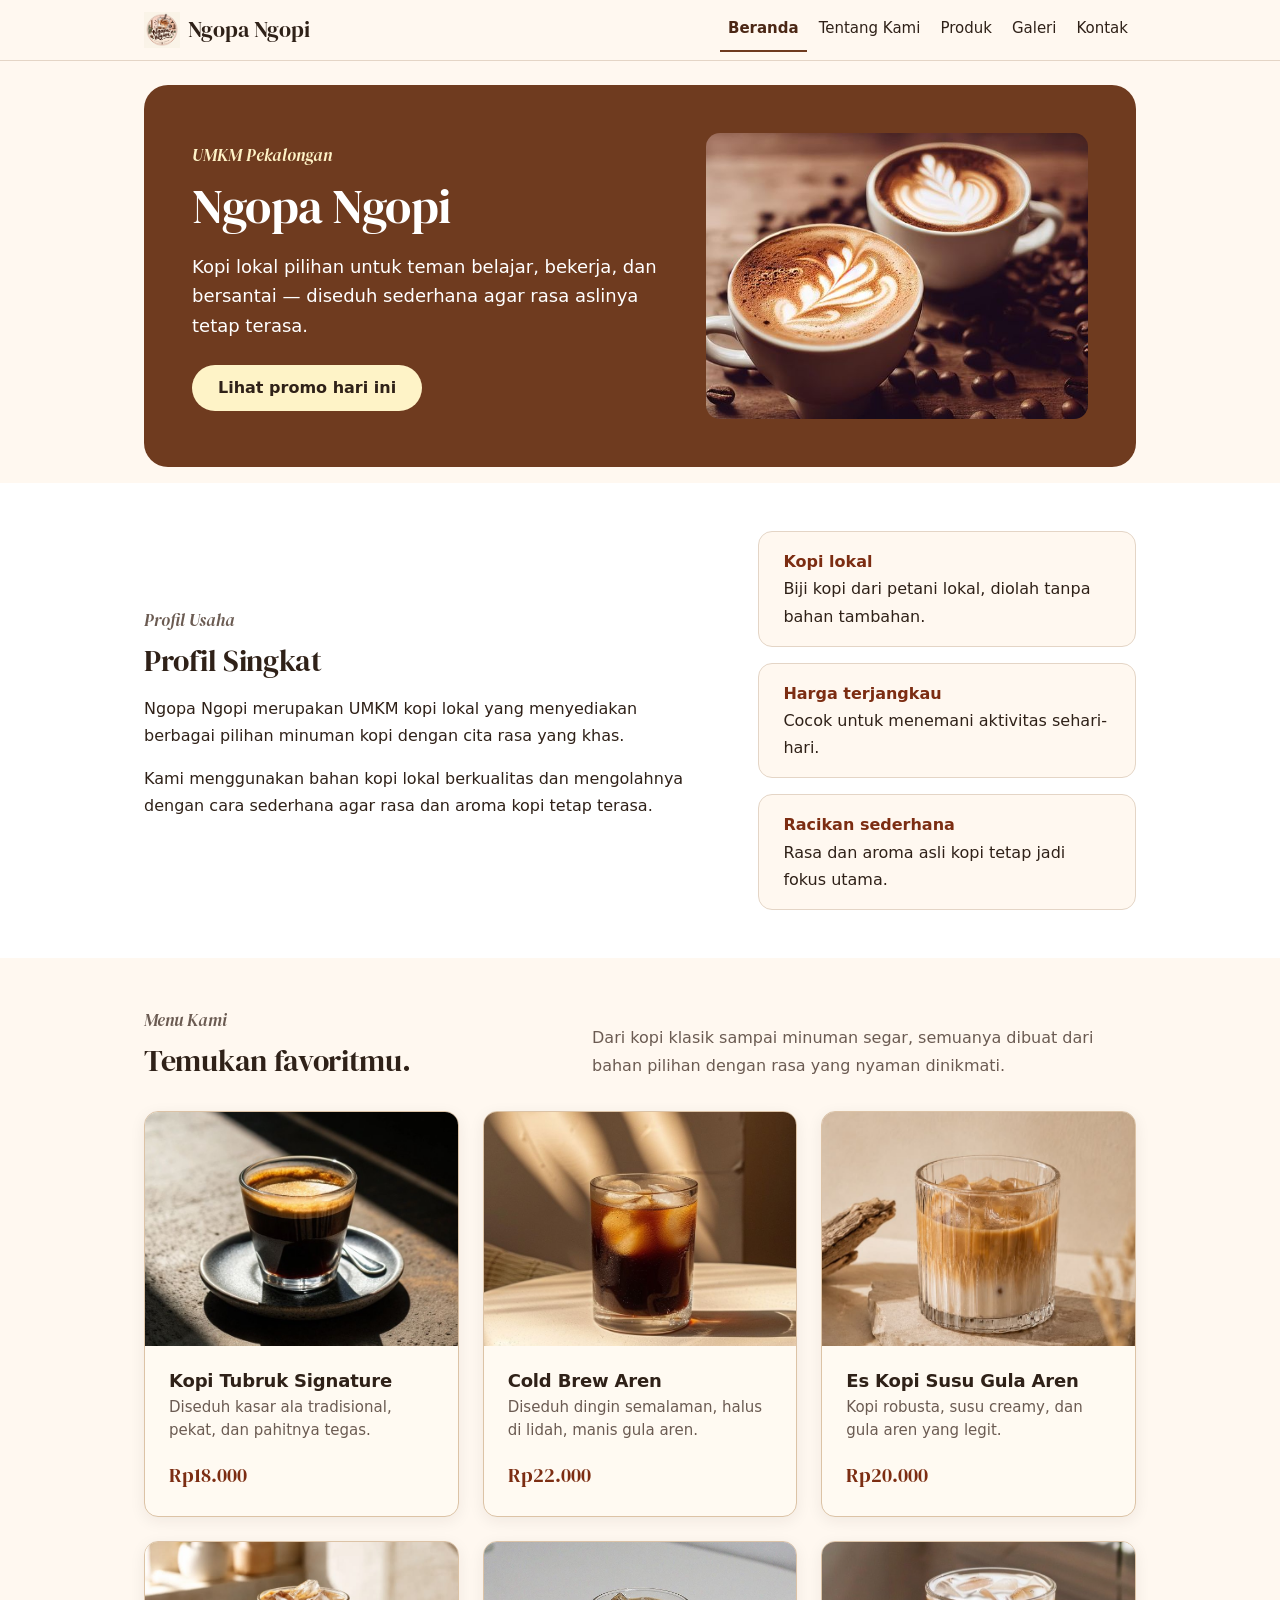
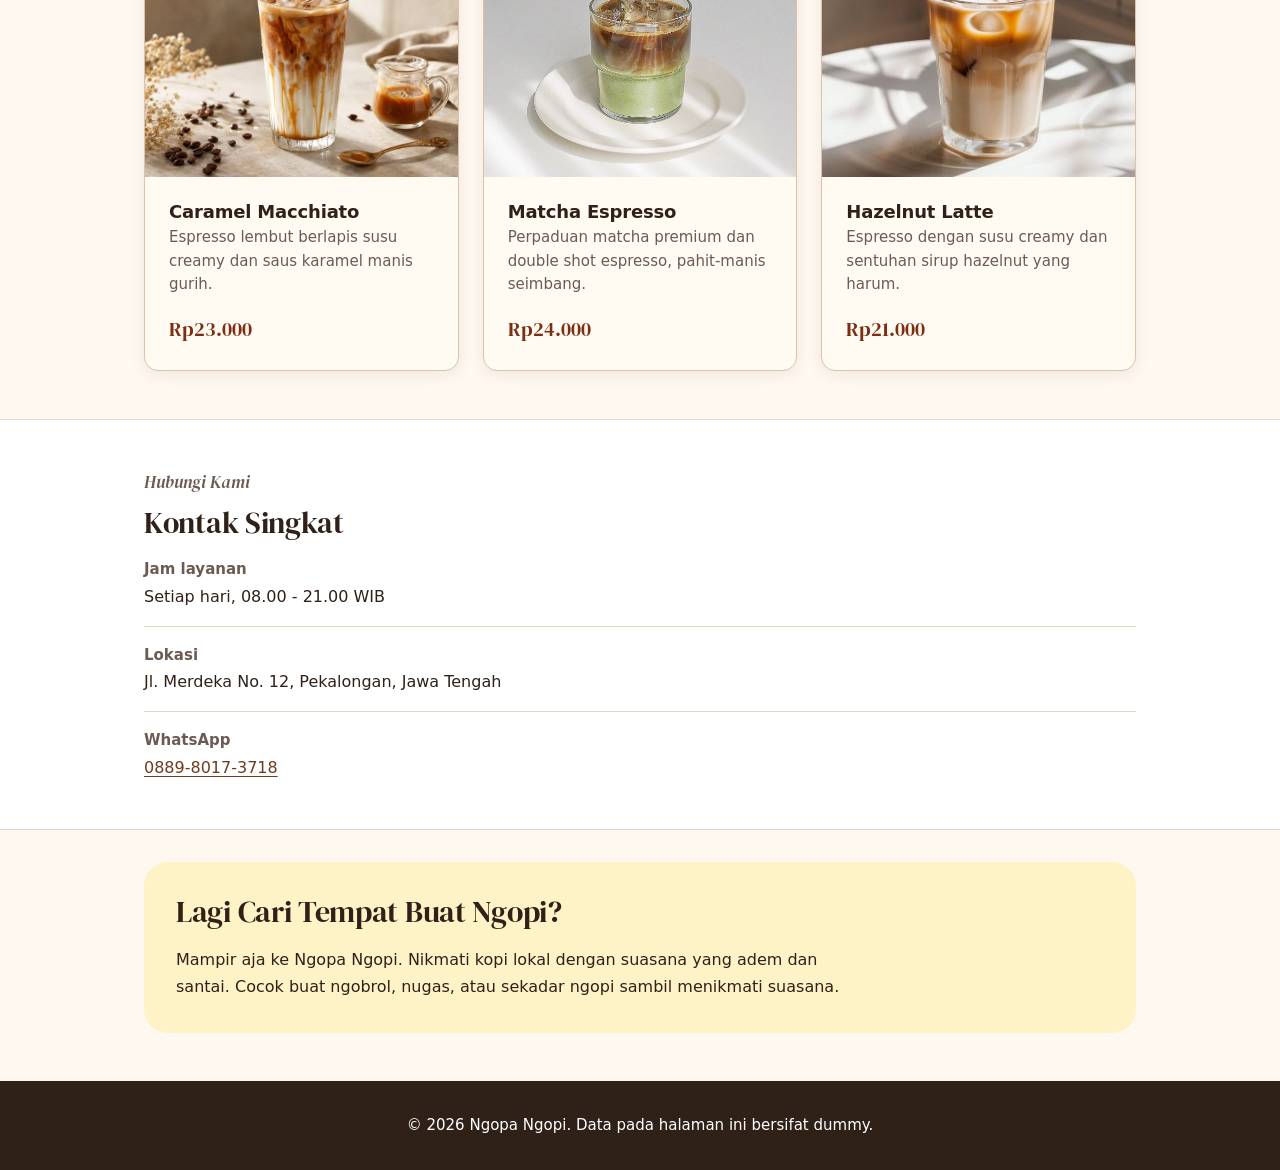
<file: index.html>
<!doctype html>
<html lang="id">
  <head>
    <meta charset="utf-8" />
    <meta name="viewport" content="width=device-width, initial-scale=1" />
    <meta
      name="description"
      content="Ngopa Ngopi — kopi lokal UMKM Pekalongan untuk teman belajar, bekerja, dan bersantai."
    />
    <title>Ngopa Ngopi - Website UMKM</title>
    <link rel="icon" type="image/png" href="assets/images/logo.png" />
    <link rel="stylesheet" href="css/style.css" />
  </head>
  <body>
    <a class="skip-link" href="#konten">Lewati ke konten utama</a>

    <header class="site-header">
      <nav class="nav" aria-label="Navigasi utama">
        <a class="brand" href="index.html"><img class="brand-logo" src="assets/images/logo.png" width="36" height="36" alt="" />Ngopa Ngopi</a>
        <button type="button" class="nav-toggle" aria-expanded="false" aria-controls="menu-navigasi" aria-label="Buka menu navigasi"><span class="nav-toggle-bar" aria-hidden="true"></span></button>
        <ul id="menu-navigasi">
          <li><a aria-current="page" href="index.html">Beranda</a></li>
          <li><a href="tentang.html">Tentang Kami</a></li>
          <li><a href="produk.html">Produk</a></li>
          <li><a href="galeri.html">Galeri</a></li>
          <li><a href="kontak.html">Kontak</a></li>
        </ul>
      </nav>
    </header>

    <main id="konten">
      <!-- BERANDA -->
      <section id="beranda" class="hero" aria-labelledby="hero-title">
        <div class="hero-content">
          <p class="eyebrow">UMKM Pekalongan</p>
          <h1 id="hero-title">Ngopa Ngopi</h1>
          <p class="lead">
            Kopi lokal pilihan untuk teman belajar, bekerja, dan
            bersantai — diseduh sederhana agar rasa aslinya tetap terasa.
          </p>
          <button id="promoButton" type="button" class="cta-button">
            Lihat promo hari ini
          </button>
        </div>
        <img width="800" height="600"
          class="hero-image"
          src="assets/images/beranda.jpg"
          alt="Segelas Coffee Latte Ngopa Ngopi"
        />
      </section>

      <!-- PROFIL SINGKAT -->
      <section id="profil" aria-labelledby="profil-title">
        <div class="profil-inner">
          <div>
            <p class="eyebrow">Profil Usaha</p>
            <h2 id="profil-title">Profil Singkat</h2>
            <p>
              Ngopa Ngopi merupakan UMKM kopi lokal yang menyediakan
              berbagai pilihan minuman kopi dengan cita rasa yang khas.
            </p>
            <p>
              Kami menggunakan bahan kopi lokal berkualitas dan
              mengolahnya dengan cara sederhana agar rasa dan aroma kopi
              tetap terasa.
            </p>
          </div>
          <ul class="value-list">
            <li>
              <strong>Kopi lokal</strong>
              Biji kopi dari petani lokal, diolah tanpa bahan tambahan.
            </li>
            <li>
              <strong>Harga terjangkau</strong>
              Cocok untuk menemani aktivitas sehari-hari.
            </li>
            <li>
              <strong>Racikan sederhana</strong>
              Rasa dan aroma asli kopi tetap jadi fokus utama.
            </li>
          </ul>
        </div>
      </section>

      <!-- MENU -->
      <section id="menu" class="section" aria-labelledby="menu-title">
        <div class="section-inner">
          <div class="heading">
            <div>
              <p class="eyebrow dark">Menu Kami</p>
              <h2 id="menu-title">Temukan favoritmu.</h2>
            </div>
            <p class="intro">
              Dari kopi klasik sampai minuman segar, semuanya dibuat dari
              bahan pilihan dengan rasa yang nyaman dinikmati.
            </p>
          </div>

          <div class="menu-grid">
            <article class="card" data-category="coffee">
              <div class="pic coffee">
                <img width="800" height="600"
                  src="assets/images/kopi-tubruk.jpg"
                  alt="Kopi Tubruk Signature"
                  loading="lazy"
                />
              </div>
              <div class="card-body">
                <div>
                  <h3>Kopi Tubruk Signature</h3>
                  <p>Diseduh kasar ala tradisional, pekat, dan pahitnya tegas.</p>
                </div>
                <b>Rp18.000</b>
              </div>
            </article>

            <article class="card" data-category="coffee">
              <div class="pic latte">
                <img width="800" height="600"
                  src="assets/images/cold-brew-aren.jpg"
                  alt="Cold Brew Aren"
                  loading="lazy"
                />
              </div>
              <div class="card-body">
                <div>
                  <h3>Cold Brew Aren</h3>
                  <p>Diseduh dingin semalaman, halus di lidah, manis gula aren.</p>
                </div>
                <b>Rp22.000</b>
              </div>
            </article>

            <article class="card" data-category="coffee">
              <div class="pic cold">
                <img width="800" height="600"
                  src="assets/images/kopsu-aren.jpg"
                  alt="Es Kopi Susu Gula Aren"
                  loading="lazy"
                />
              </div>
              <div class="card-body">
                <div>
                  <h3>Es Kopi Susu Gula Aren</h3>
                  <p>Kopi robusta, susu creamy, dan gula aren yang legit.</p>
                </div>
                <b>Rp20.000</b>
              </div>
            </article>

            <article class="card" data-category="coffee">
              <div class="pic caramel">
                <img width="800" height="600"
                  src="assets/images/caramel-macchiato.jpg"
                  alt="Caramel Macchiato"
                  loading="lazy"
                />
              </div>
              <div class="card-body">
                <div>
                  <h3>Caramel Macchiato</h3>
                  <p>Espresso lembut berlapis susu creamy dan saus karamel manis gurih.</p>
                </div>
                <b>Rp23.000</b>
              </div>
            </article>

            <article class="card" data-category="matcha">
              <div class="pic matcha">
                <img width="800" height="600"
                  src="assets/images/matcha-kopi.jpg"
                  alt="Matcha Espresso"
                  loading="lazy"
                />
              </div>
              <div class="card-body">
                <div>
                  <h3>Matcha Espresso</h3>
                  <p>Perpaduan matcha premium dan double shot espresso, pahit-manis seimbang.</p>
                </div>
                <b>Rp24.000</b>
              </div>
            </article>

            <article class="card" data-category="coffee">
              <div class="pic hazelnut">
                <img width="800" height="600"
                  src="assets/images/hazelnut-latte.jpg"
                  alt="Hazelnut Latte"
                  loading="lazy"
                />
              </div>
              <div class="card-body">
                <div>
                  <h3>Hazelnut Latte</h3>
                  <p>Espresso dengan susu creamy dan sentuhan sirup hazelnut yang harum.</p>
                </div>
                <b>Rp21.000</b>
              </div>
            </article>
          </div>
        </div>
      </section>

      <!-- KONTAK -->
      <section id="kontak" class="contact" aria-labelledby="kontak-title">
        <div class="kontak-inner">
          <p class="eyebrow">Hubungi Kami</p>
          <h2 id="kontak-title">Kontak Singkat</h2>

          <dl class="kontak-card">
            <div class="kontak-item">
              <dt>Jam layanan</dt>
              <dd>Setiap hari, 08.00 - 21.00 WIB</dd>
            </div>
            <div class="kontak-item">
              <dt>Lokasi</dt>
              <dd>Jl. Merdeka No. 12, Pekalongan, Jawa Tengah</dd>
            </div>
            <div class="kontak-item">
              <dt>WhatsApp</dt>
              <dd>
                <a href="https://wa.me/6288980173718" target="_blank" rel="noopener"
                  >0889-8017-3718</a
                >
              </dd>
            </div>
          </dl>
        </div>
      </section>

       <aside class="aside-note" aria-labelledby="aside-title">
        <h2 id="aside-title">Lagi Cari Tempat Buat Ngopi?</h2>
        <p>
          Mampir aja ke Ngopa Ngopi. 
          Nikmati kopi lokal dengan suasana yang adem dan santai. 
          Cocok buat ngobrol, nugas, atau sekadar ngopi sambil menikmati suasana.
        </p>
      </aside>
    </main>

    <footer class="site-footer">
      <div class="footer-inner">
        <p>&copy; 2026 Ngopa Ngopi. Data pada halaman ini bersifat dummy.</p>
      </div>
    </footer>

    <script src="js/script.js"></script>
  </body>
</html>
</file>
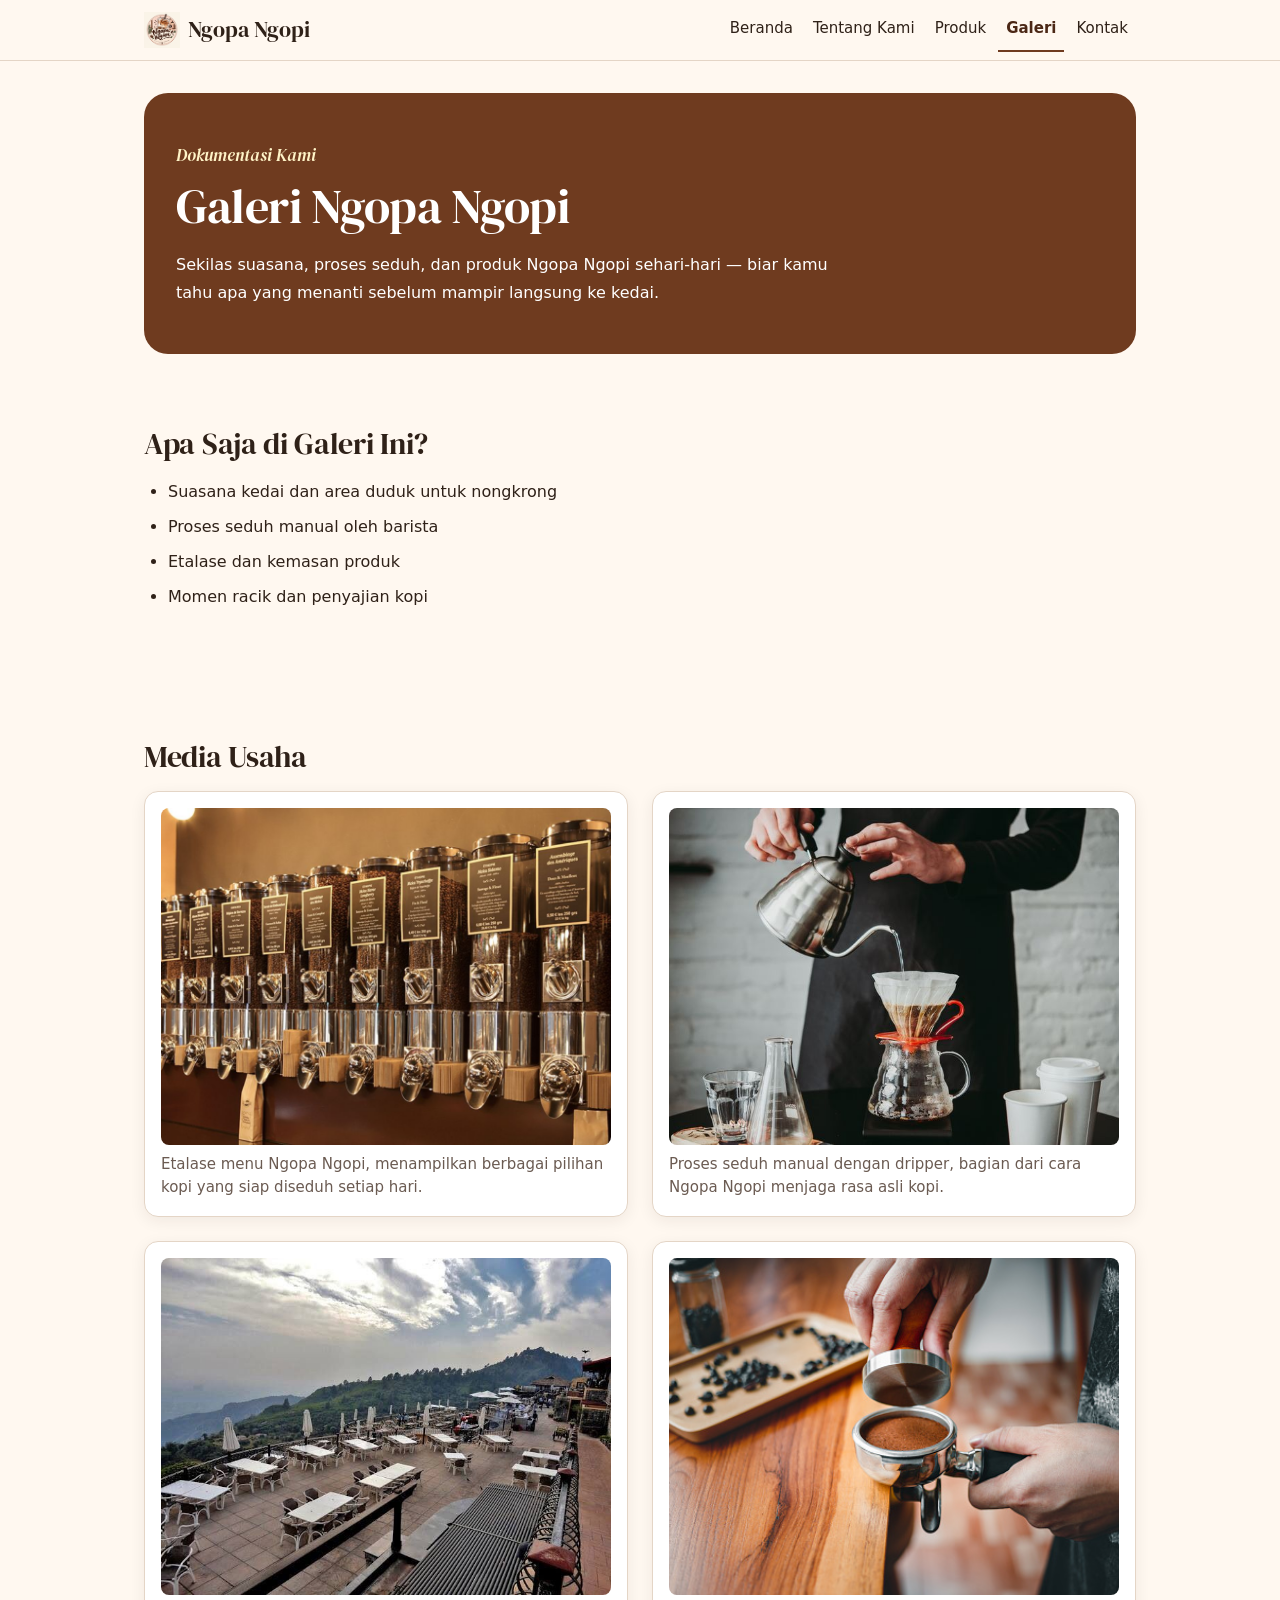
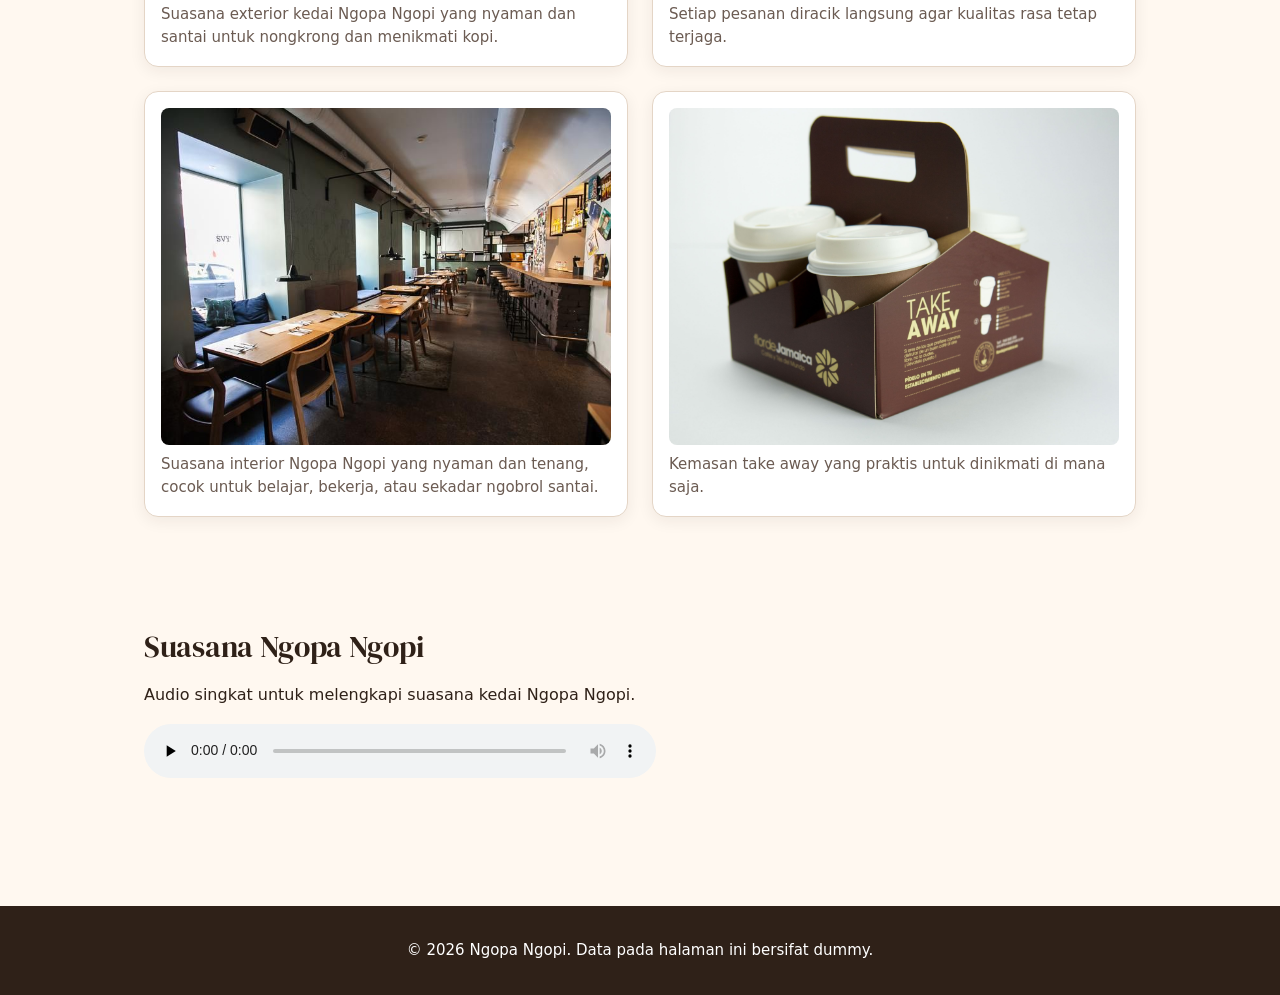
<file: galeri.html>
<!doctype html>
<html lang="id">
  <head>
    <meta charset="utf-8" />
    <meta name="viewport" content="width=device-width, initial-scale=1" />
    <title>Galeri Ngopa Ngopi - Website UMKM</title>
    <link rel="icon" type="image/png" href="assets/images/logo.png" />
    <link rel="stylesheet" href="css/style.css" />
  </head>
  <body>
    <a class="skip-link" href="#konten">Lewati ke konten utama</a>

    <header class="site-header">
      <nav class="nav" aria-label="Navigasi utama">
        <a class="brand" href="index.html"><img class="brand-logo" src="assets/images/logo.png" width="36" height="36" alt="" />Ngopa Ngopi</a>
        <button type="button" class="nav-toggle" aria-expanded="false" aria-controls="menu-navigasi" aria-label="Buka menu navigasi"><span class="nav-toggle-bar" aria-hidden="true"></span></button>
        <ul id="menu-navigasi">
          <li><a href="index.html">Beranda</a></li>
          <li><a href="tentang.html">Tentang Kami</a></li>
          <li><a href="produk.html">Produk</a></li>
          <li><a aria-current="page" href="galeri.html">Galeri</a></li>
          <li><a href="kontak.html">Kontak</a></li>
        </ul>
      </nav>
    </header>

    <main id="konten" class="page galeri-page">
      <section class="galeri-intro" aria-labelledby="galeri-hero-title">
        <p class="eyebrow">Dokumentasi Kami</p>
        <h1 id="galeri-hero-title">Galeri Ngopa Ngopi</h1>
        <p>
          Sekilas suasana, proses seduh, dan produk Ngopa Ngopi sehari-hari —
          biar kamu tahu apa yang menanti sebelum mampir langsung ke kedai.
        </p>
      </section>

      <section aria-labelledby="kategori-galeri-title">
        <h2 id="kategori-galeri-title">Apa Saja di Galeri Ini?</h2>
        <ul class="kategori-list">
          <li>Suasana kedai dan area duduk untuk nongkrong</li>
          <li>Proses seduh manual oleh barista</li>
          <li>Etalase dan kemasan produk</li>
          <li>Momen racik dan penyajian kopi</li>
        </ul>
      </section>

      <section aria-labelledby="media-title">
        <h2 id="media-title">Media Usaha</h2>

        <div class="gallery-grid">
          <figure class="media-card">
            <img width="800" height="600"
              src="assets/images/etalase-menu.jpg"
              alt="Etalase produk Ngopa Ngopi dengan berbagai pilihan kopi"
              loading="lazy"
            />
            <figcaption>
              Etalase menu Ngopa Ngopi, menampilkan berbagai pilihan kopi
              yang siap diseduh setiap hari.
            </figcaption>
          </figure>

          <figure class="media-card">
            <img width="800" height="600"
              src="assets/images/seduh.jpg"
              alt="Proses menyeduh kopi Ngopa Ngopi menggunakan dripper"
              loading="lazy"
            />
            <figcaption>
              Proses seduh manual dengan dripper, bagian dari cara Ngopa Ngopi
              menjaga rasa asli kopi.
            </figcaption>
          </figure>

          <figure class="media-card">
            <img width="800" height="600"
              src="assets/images/exterior.jpg"
              alt="Suasana exterior kedai Ngopa Ngopi yang nyaman untuk nongkrong"
              loading="lazy"
            />
            <figcaption>
              Suasana exterior kedai Ngopa Ngopi yang nyaman dan santai untuk nongkrong dan menikmati kopi.
            </figcaption>
          </figure>

          <figure class="media-card">
            <img width="800" height="600"
              src="assets/images/racik-kopi.jpg"
              alt="Barista Ngopa Ngopi meracik kopi secara manual"
              loading="lazy"
            />
            <figcaption>
              Setiap pesanan diracik langsung agar kualitas rasa tetap
              terjaga.
            </figcaption>
          </figure>

          <figure class="media-card">
            <img width="800" height="600"
              src="assets/images/interior.jpg"
              alt="Interior Ngopa Ngopi untuk membaca dan mengobrol"
              loading="lazy"
            />
            <figcaption>
              Suasana interior Ngopa Ngopi yang nyaman dan tenang, cocok untuk belajar, bekerja, atau sekadar ngobrol santai.
            </figcaption>
          </figure>

          <figure class="media-card">
            <img width="800" height="600"
              src="assets/images/kemasan.jpg"
              alt="Kemasan take away Ngopa Ngopi yang praktis dibawa"
              loading="lazy"
            />
            <figcaption>
              Kemasan take away yang praktis untuk dinikmati di mana saja.
            </figcaption>
          </figure>
        </div>

      </section>
      <section aria-labelledby="audio-title">
       <h2 id="audio-title">Suasana Ngopa Ngopi</h2>

       <p id="audio-note">
         Audio singkat untuk melengkapi suasana kedai Ngopa Ngopi.
       </p>

       <audio
        controls
        preload="none"
        aria-describedby="audio-note"
        src="assets/audio/ngopa-ngopi.mp3"
       >
        Browser Anda tidak mendukung pemutar audio.
       </audio>
     </section>
     </main>

    <footer class="site-footer">
      <div class="footer-inner">
        <p>&copy; 2026 Ngopa Ngopi. Data pada halaman ini bersifat dummy.</p>
      </div>
    </footer>
    <script src="js/script.js"></script>
  </body>
</html>
</file>
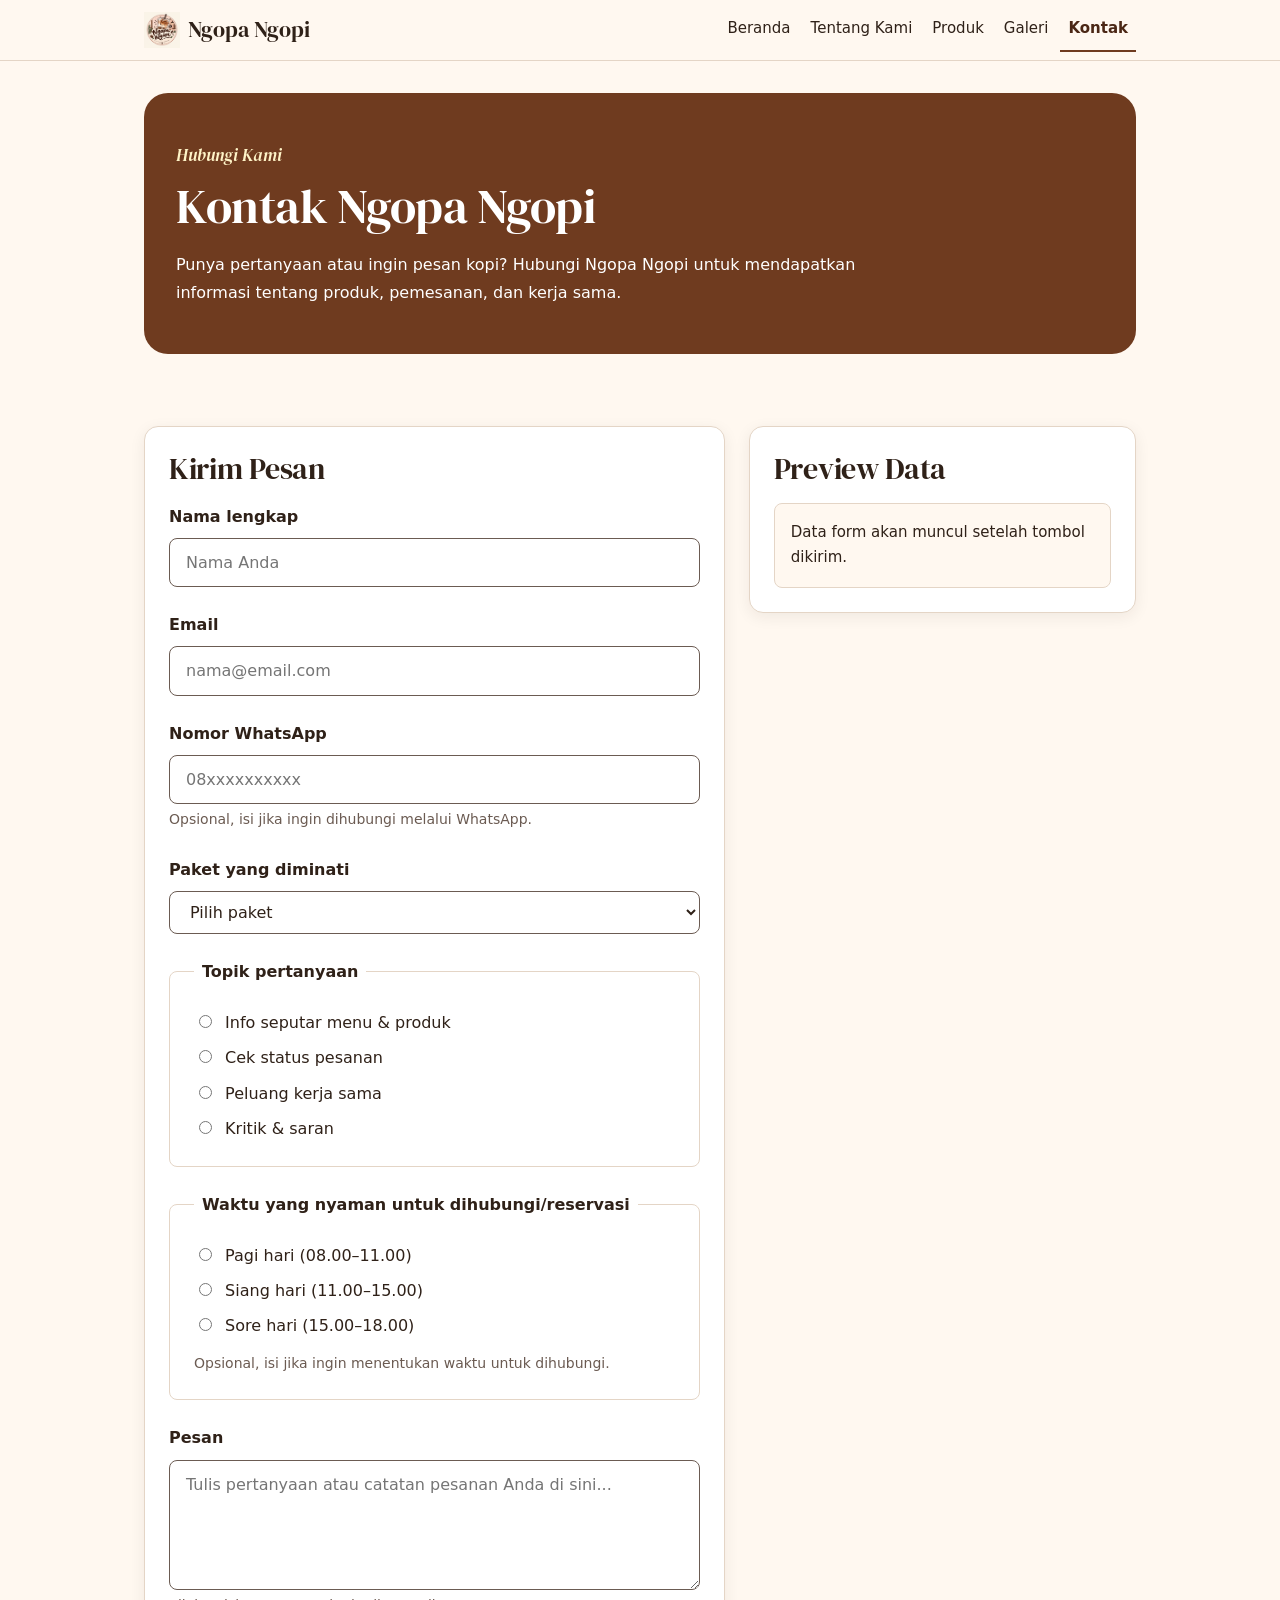
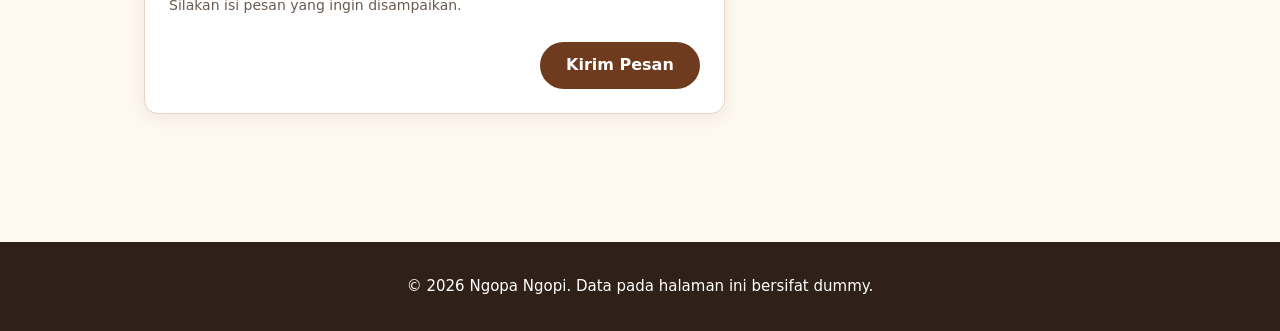
<file: kontak.html>
<!doctype html>
<html lang="id">
  <head>
    <meta charset="utf-8" />
    <meta name="viewport" content="width=device-width, initial-scale=1" />
    <title>Kontak Ngopa Ngopi - Website UMKM</title>
    <link rel="icon" type="image/png" href="assets/images/logo.png" />
    <link rel="stylesheet" href="css/style.css" />
  </head>
  <body>
    <a class="skip-link" href="#konten">Lewati ke konten utama</a>

    <header class="site-header">
      <nav class="nav" aria-label="Navigasi utama">
        <a class="brand" href="index.html"><img class="brand-logo" src="assets/images/logo.png" width="36" height="36" alt="" />Ngopa Ngopi</a>
        <button type="button" class="nav-toggle" aria-expanded="false" aria-controls="menu-navigasi" aria-label="Buka menu navigasi"><span class="nav-toggle-bar" aria-hidden="true"></span></button>
        <ul id="menu-navigasi">
          <li><a href="index.html">Beranda</a></li>
          <li><a href="tentang.html">Tentang Kami</a></li>
          <li><a href="produk.html">Produk</a></li>
          <li><a href="galeri.html">Galeri</a></li>
          <li><a aria-current="page" href="kontak.html">Kontak</a></li>
        </ul>
      </nav>
    </header>

    <main id="konten" class="page kontak-page">
      <section class="kontak-intro" aria-labelledby="kontak-title">
        <p class="eyebrow">Hubungi Kami</p>
        <h1 id="kontak-title">Kontak Ngopa Ngopi</h1>
        <p>
          Punya pertanyaan atau ingin pesan kopi? Hubungi Ngopa Ngopi untuk
          mendapatkan informasi tentang produk, pemesanan, dan kerja sama.
        </p>
      </section>

      <section class="kontak-form-section">
        <div class="form-card">
          <h2 id="form-title">Kirim Pesan</h2>
          <form id="form-kontak" action="#" method="post" aria-labelledby="form-title">
            <div class="field">
              <label for="nama">Nama lengkap</label>
              <input
                id="nama"
                name="nama"
                type="text"
                autocomplete="name"
                required
                minlength="3"
                placeholder="Nama Anda"
              />
            </div>

            <div class="field">
              <label for="email">Email</label>
              <input
                id="email"
                name="email"
                type="email"
                autocomplete="email"
                required
                placeholder="nama@email.com"
              />
            </div>

            <div class="field">
              <label for="whatsapp">Nomor WhatsApp</label>
              <input
                id="whatsapp"
                name="whatsapp"
                type="tel"
                inputmode="numeric"
                autocomplete="tel"
                placeholder="08xxxxxxxxxx"
              />
              <small>Opsional, isi jika ingin dihubungi melalui WhatsApp.</small>
            </div>

            <div class="field">
              <label for="paket">Paket yang diminati</label>
              <select id="paket" name="paket" required>
                <option value="">Pilih paket</option>
                <option value="rumahan">Untuk konsumsi pribadi/rumah</option>
                <option value="kantor">Pemesanan untuk kantor/instansi</option>
                <option value="reseller">Kerja sama sebagai reseller/mitra</option>
                <option value="reservasi">Reservasi tempat/acara</option>
              </select>
            </div>

            <fieldset class="field">
              <legend>Topik pertanyaan</legend>
              <div class="radio-group">
                <label>
                  <input type="radio" name="topik" value="produk" required />
                  Info seputar menu &amp; produk
                </label>
                <label>
                  <input type="radio" name="topik" value="pesanan" />
                  Cek status pesanan
                </label>
                <label>
                  <input type="radio" name="topik" value="kerja-sama" />
                  Peluang kerja sama
                </label>
                <label>
                  <input type="radio" name="topik" value="kritik-saran" />
                  Kritik &amp; saran
                </label>
              </div>
            </fieldset>

            <fieldset class="field">
              <legend>Waktu yang nyaman untuk dihubungi/reservasi</legend>
              <div class="radio-group">
                <label>
                  <input type="radio" name="waktu" value="pagi" />
                  Pagi hari (08.00–11.00)
                </label>
                <label>
                  <input type="radio" name="waktu" value="siang" />
                  Siang hari (11.00–15.00)
                </label>
                <label>
                  <input type="radio" name="waktu" value="sore"  />
                  Sore hari (15.00–18.00)
                </label>
                <small>Opsional, isi jika ingin menentukan waktu untuk dihubungi.</small>
              </div>
            </fieldset>

            <div class="field">
              <label for="pesan">Pesan</label>
              <textarea
                id="pesan"
                name="pesan"
                rows="4"
                placeholder="Tulis pertanyaan atau catatan pesanan Anda di sini..."
                required
              ></textarea>
              <small>Silakan isi pesan yang ingin disampaikan.</small>
            </div>

            <div class="form-actions">
              <button type="submit" class="cta-button">Kirim Pesan</button>
            </div>
          </form>
        </div>

        <div class="preview-card" aria-labelledby="preview-title">
          <h2 id="preview-title">Preview Data</h2>
          <pre id="preview-form" aria-live="polite">Data form akan muncul setelah tombol dikirim.</pre>
        </div>
      </section>
    </main>

    <footer class="site-footer">
      <div class="footer-inner">
        <p>&copy; 2026 Ngopa Ngopi. Data pada halaman ini bersifat dummy.</p>
      </div>
    </footer>

    <script src="js/script.js" defer></script>
    <script src="js/form.js" defer></script>
  </body>
</html>
</file>
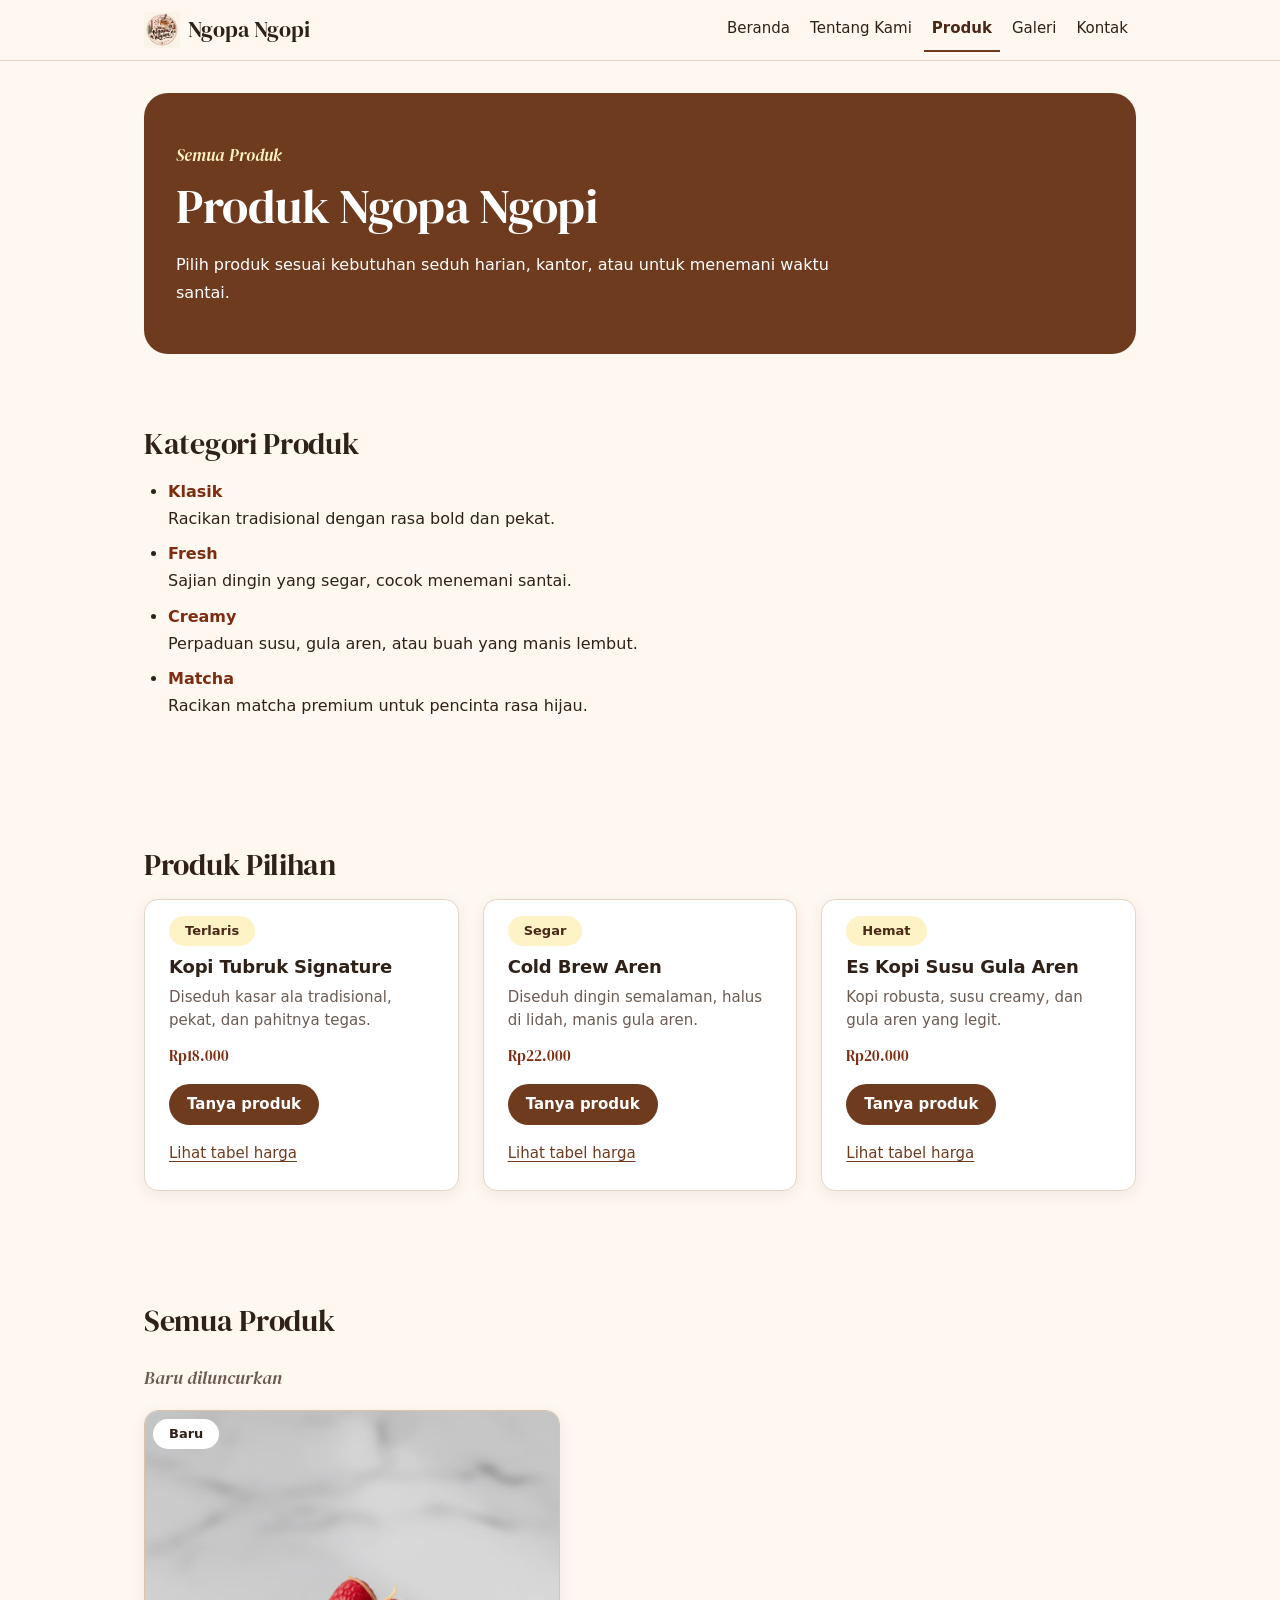
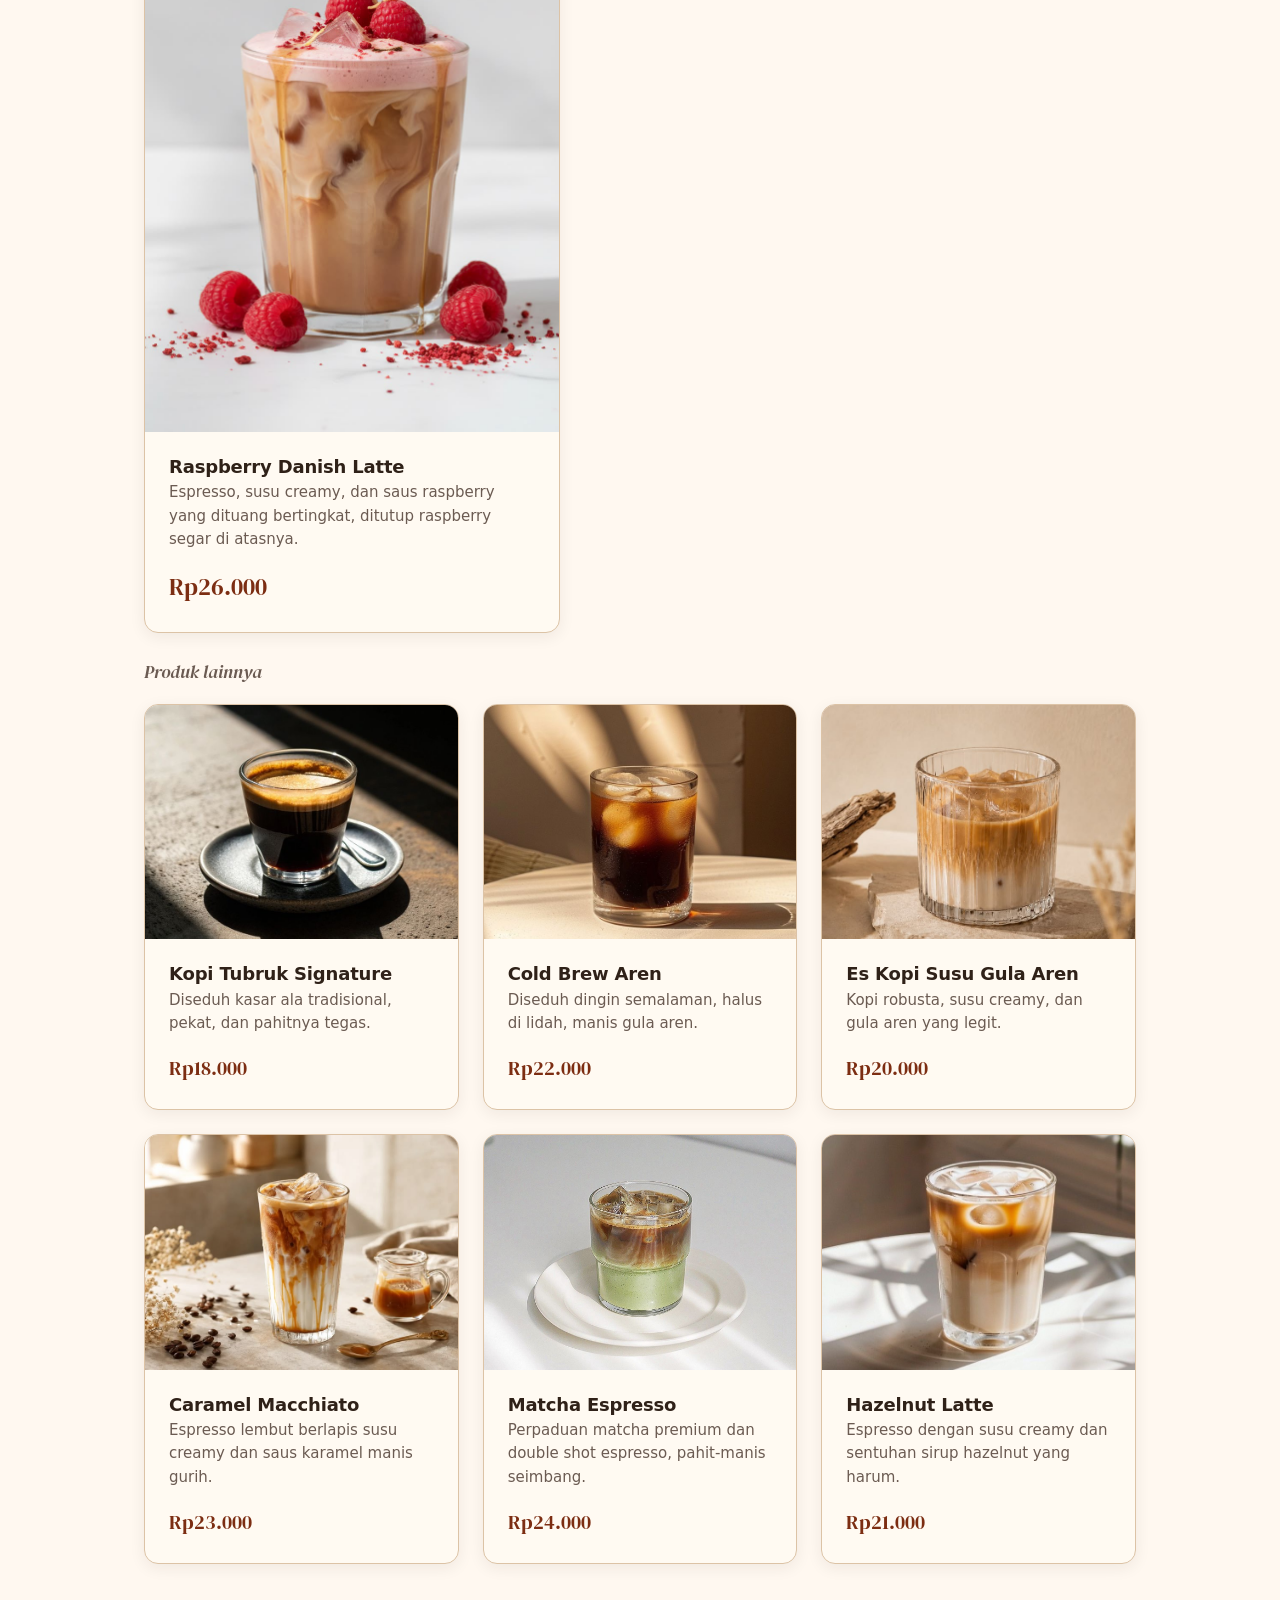
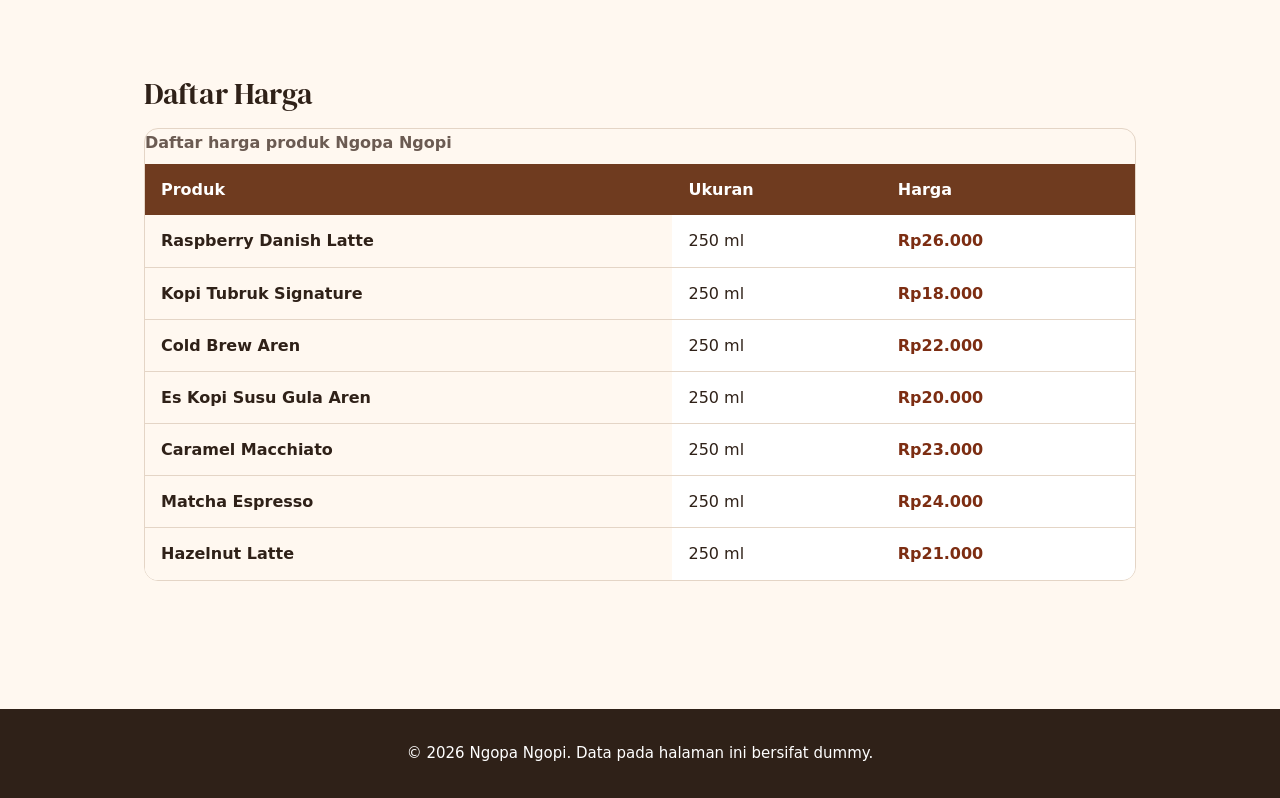
<file: produk.html>
<!doctype html>
<html lang="id">
  <head>
    <meta charset="utf-8" />
    <meta name="viewport" content="width=device-width, initial-scale=1" />
    <meta
      name="description"
      content="Semua produk kopi Ngopa Ngopi lengkap dengan kategori dan daftar harga."
    />
    <title>Produk Ngopa Ngopi - Website UMKM</title>
    <link rel="icon" type="image/png" href="assets/images/logo.png" />
    <link rel="stylesheet" href="css/style.css" />
  </head>
  <body>
    <a class="skip-link" href="#konten">Lewati ke konten utama</a>

    <header class="site-header">
      <nav class="nav" aria-label="Navigasi utama">
        <a class="brand" href="index.html"><img class="brand-logo" src="assets/images/logo.png" width="36" height="36" alt="" />Ngopa Ngopi</a>
        <button type="button" class="nav-toggle" aria-expanded="false" aria-controls="menu-navigasi" aria-label="Buka menu navigasi"><span class="nav-toggle-bar" aria-hidden="true"></span></button>
        <ul id="menu-navigasi">
          <li><a href="index.html">Beranda</a></li>
          <li><a href="tentang.html">Tentang Kami</a></li>
          <li><a aria-current="page" href="produk.html">Produk</a></li>
          <li><a href="galeri.html">Galeri</a></li>
          <li><a href="kontak.html">Kontak</a></li>
        </ul>
      </nav>
    </header>

    <main id="konten" class="page produk-page">
      <section class="produk-intro" aria-labelledby="produk-hero-title">
        <p class="eyebrow">Semua Produk</p>
        <h1 id="produk-hero-title">Produk Ngopa Ngopi</h1>
        <p>
          Pilih produk sesuai kebutuhan seduh harian, kantor, atau untuk
          menemani waktu santai.
        </p>
      </section>

      <section aria-labelledby="kategori-title">
        <h2 id="kategori-title">Kategori Produk</h2>
        <ul class="kategori-list">
          <li><strong>Klasik</strong>Racikan tradisional dengan rasa bold dan pekat.</li>
          <li><strong>Fresh</strong>Sajian dingin yang segar, cocok menemani santai.</li>
          <li><strong>Creamy</strong>Perpaduan susu, gula aren, atau buah yang manis lembut.</li>
          <li><strong>Matcha</strong>Racikan matcha premium untuk pencinta rasa hijau.</li>
        </ul>
      </section>

      <section aria-labelledby="produk-pilihan-title">
        <h2 id="produk-pilihan-title">Produk Pilihan</h2>
        <div class="product-grid">
          <article class="product-card">
            <img width="800" height="600" class="product-thumb" src="assets/images/kopi-tubruk.jpg" alt="Kopi Tubruk Signature" loading="lazy" />
            <span class="product-badge">Terlaris</span>
            <h3>Kopi Tubruk Signature</h3>
            <p>Diseduh kasar ala tradisional, pekat, dan pahitnya tegas.</p>
            <p class="price">Rp18.000</p>
            <div class="card-actions">
              <a class="button" href="kontak.html">Tanya produk</a>
              <a href="#harga-title">Lihat tabel harga</a>
            </div>
          </article>

          <article class="product-card">
            <img width="800" height="600" class="product-thumb" src="assets/images/cold-brew-aren.jpg" alt="Cold Brew Aren" loading="lazy" />
            <span class="product-badge">Segar</span>
            <h3>Cold Brew Aren</h3>
            <p>Diseduh dingin semalaman, halus di lidah, manis gula aren.</p>
            <p class="price">Rp22.000</p>
            <div class="card-actions">
              <a class="button" href="kontak.html">Tanya produk</a>
              <a href="#harga-title">Lihat tabel harga</a>
            </div>
          </article>

          <article class="product-card">
            <img width="800" height="600" class="product-thumb" src="assets/images/kopsu-aren.jpg" alt="Es Kopi Susu Gula Aren" loading="lazy" />
            <span class="product-badge">Hemat</span>
            <h3>Es Kopi Susu Gula Aren</h3>
            <p>Kopi robusta, susu creamy, dan gula aren yang legit.</p>
            <p class="price">Rp20.000</p>
            <div class="card-actions">
              <a class="button" href="kontak.html">Tanya produk</a>
              <a href="#harga-title">Lihat tabel harga</a>
            </div>
          </article>
        </div>
      </section>

      <section aria-labelledby="produk-title">
        <h2 id="produk-title">Semua Produk</h2>

        <p class="menu-baru-label">Baru diluncurkan</p>
        <div class="menu-grid menu-grid-new">
          <article class="card" data-category="creamy">
            <div class="pic raspberry">
              <span class="badge">Baru</span>
              <img width="800" height="600"
                src="assets/images/raspberry-latte.jpg"
                alt="Raspberry Danish Latte: es kopi susu bertingkat dengan saus raspberry dan raspberry segar"
                loading="lazy"
              />
            </div>
            <div class="card-body">
              <div>
                <h3>Raspberry Danish Latte</h3>
                <p>Espresso, susu creamy, dan saus raspberry yang dituang bertingkat, ditutup raspberry segar di atasnya.</p>
              </div>
              <b>Rp26.000</b>
            </div>
          </article>
        </div>

        <p class="menu-lain-label">Produk lainnya</p>
        <div class="menu-grid" id="menuGrid">
          <article class="card" data-category="klasik">
            <div class="pic klasik">
              <img width="800" height="600" src="assets/images/kopi-tubruk.jpg" alt="Kopi Tubruk Signature" loading="lazy" />
            </div>
            <div class="card-body">
              <div>
                <h3>Kopi Tubruk Signature</h3>
                <p>Diseduh kasar ala tradisional, pekat, dan pahitnya tegas.</p>
              </div>
              <b>Rp18.000</b>
            </div>
          </article>

          <article class="card" data-category="fresh">
            <div class="pic fresh">
              <img width="800" height="600" src="assets/images/cold-brew-aren.jpg" alt="Cold Brew Aren" loading="lazy" />
            </div>
            <div class="card-body">
              <div>
                <h3>Cold Brew Aren</h3>
                <p>Diseduh dingin semalaman, halus di lidah, manis gula aren.</p>
              </div>
              <b>Rp22.000</b>
            </div>
          </article>

          <article class="card" data-category="creamy">
            <div class="pic creamy">
              <img width="800" height="600" src="assets/images/kopsu-aren.jpg" alt="Es Kopi Susu Gula Aren" loading="lazy" />
            </div>
            <div class="card-body">
              <div>
                <h3>Es Kopi Susu Gula Aren</h3>
                <p>Kopi robusta, susu creamy, dan gula aren yang legit.</p>
              </div>
              <b>Rp20.000</b>
            </div>
          </article>

          <article class="card" data-category="creamy">
            <div class="pic creamy">
              <img width="800" height="600" src="assets/images/caramel-macchiato.jpg" alt="Caramel Macchiato" loading="lazy" />
            </div>
            <div class="card-body">
              <div>
                <h3>Caramel Macchiato</h3>
                <p>Espresso lembut berlapis susu creamy dan saus karamel manis gurih.</p>
              </div>
              <b>Rp23.000</b>
            </div>
          </article>

          <article class="card" data-category="matcha">
            <div class="pic matcha">
              <img width="800" height="600" src="assets/images/matcha-kopi.jpg" alt="Matcha Espresso" loading="lazy" />
            </div>
            <div class="card-body">
              <div>
                <h3>Matcha Espresso</h3>
                <p>Perpaduan matcha premium dan double shot espresso, pahit-manis seimbang.</p>
              </div>
              <b>Rp24.000</b>
            </div>
          </article>

          <article class="card" data-category="creamy">
            <div class="pic creamy">
              <img width="800" height="600" src="assets/images/hazelnut-latte.jpg" alt="Hazelnut Latte" loading="lazy" />
            </div>
            <div class="card-body">
              <div>
                <h3>Hazelnut Latte</h3>
                <p>Espresso dengan susu creamy dan sentuhan sirup hazelnut yang harum.</p>
              </div>
              <b>Rp21.000</b>
            </div>
          </article>
        </div>

        <p class="empty-state" id="emptyState" hidden>
          Belum ada produk untuk kategori ini.
        </p>
      </section>

      <section aria-labelledby="harga-title">
        <h2 id="harga-title">Daftar Harga</h2>

        <div class="table-scroll" role="region" aria-labelledby="daftar-harga-caption" tabindex="0">
          <table>
            <caption id="daftar-harga-caption">Daftar harga produk Ngopa Ngopi</caption>

            <thead>
              <tr>
                <th scope="col">Produk</th>
                <th scope="col">Ukuran</th>
                <th scope="col">Harga</th>
              </tr>
            </thead>

            <tbody>
              <tr>
                <th scope="row">Raspberry Danish Latte</th>
                <td>250 ml</td>
                <td>Rp26.000</td>
              </tr>

              <tr>
                <th scope="row">Kopi Tubruk Signature</th>
                <td>250 ml</td>
                <td>Rp18.000</td>
              </tr>

              <tr>
                <th scope="row">Cold Brew Aren</th>
                <td>250 ml</td>
                <td>Rp22.000</td>
              </tr>

              <tr>
                <th scope="row">Es Kopi Susu Gula Aren</th>
                <td>250 ml</td>
                <td>Rp20.000</td>
              </tr>

              <tr>
                <th scope="row">Caramel Macchiato</th>
                <td>250 ml</td>
                <td>Rp23.000</td>
              </tr>

              <tr>
                <th scope="row">Matcha Espresso</th>
                <td>250 ml</td>
                <td>Rp24.000</td>
              </tr>

              <tr>
                <th scope="row">Hazelnut Latte</th>
                <td>250 ml</td>
                <td>Rp21.000</td>
              </tr>
            </tbody>
          </table>
        </div>
      </section>
    </main>

    <footer class="site-footer">
      <div class="footer-inner">
        <p>&copy; 2026 Ngopa Ngopi. Data pada halaman ini bersifat dummy.</p>
      </div>
    </footer>

    <script src="js/script.js"></script>
  </body>
</html>
</file>
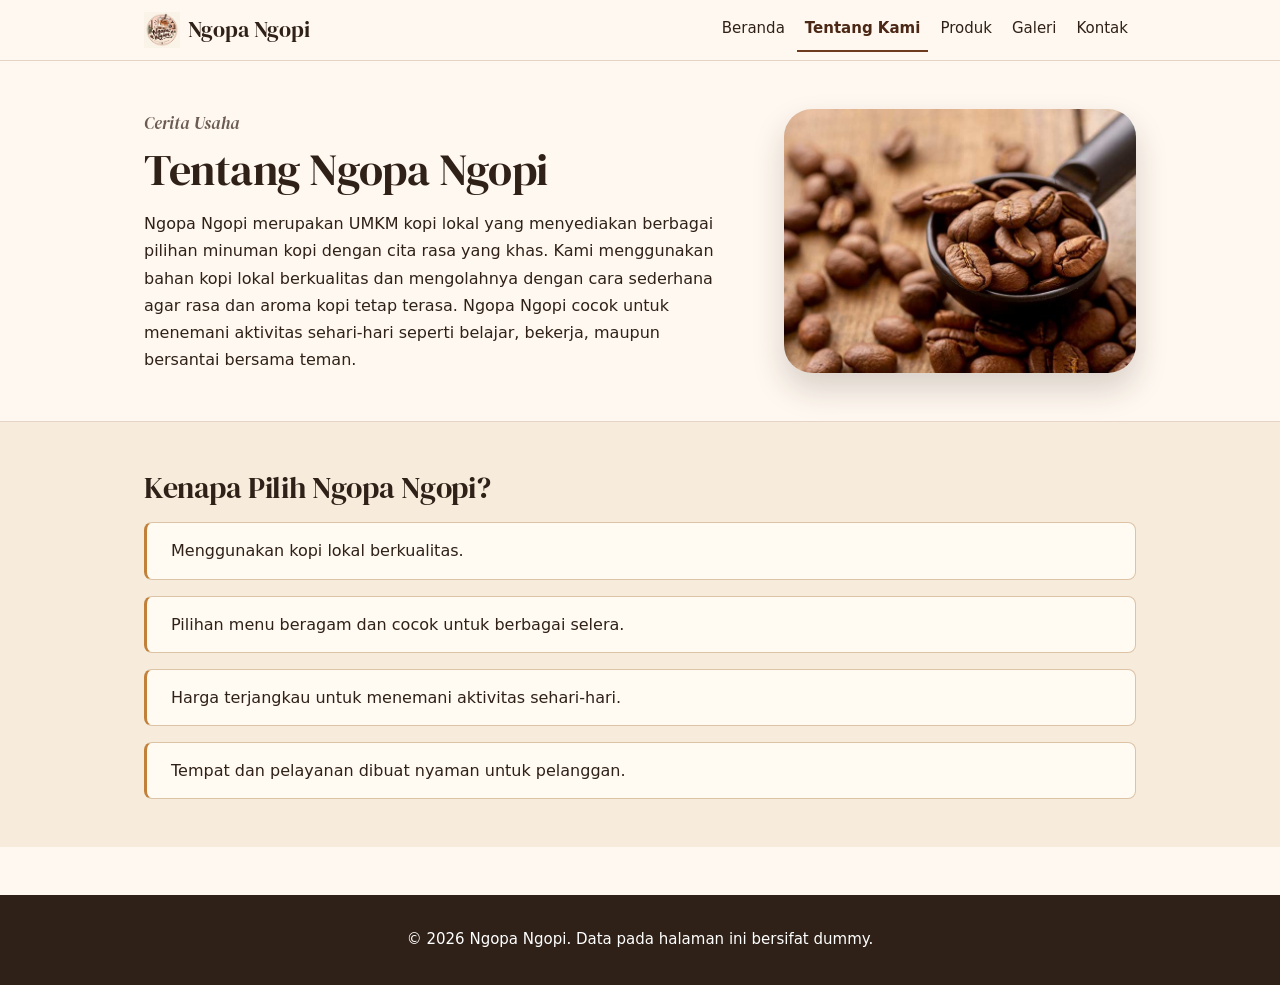
<file: tentang.html>
<!doctype html>
<html lang="id">
  <head>
    <meta charset="utf-8" />
    <meta name="viewport" content="width=device-width, initial-scale=1" />
    <meta
      name="description"
      content="Kenali Ngopa Ngopi, UMKM kopi lokal asal Pekalongan."
    />
    <title>Tentang Ngopa Ngopi - Website UMKM</title>
    <link rel="icon" type="image/png" href="assets/images/logo.png" />
    <link rel="stylesheet" href="css/style.css" />
  </head>
  <body>
    <a class="skip-link" href="#konten">Lewati ke konten utama</a>

    <header class="site-header">
      <nav class="nav" aria-label="Navigasi utama">
        <a class="brand" href="index.html"><img class="brand-logo" src="assets/images/logo.png" width="36" height="36" alt="" />Ngopa Ngopi</a>
        <button type="button" class="nav-toggle" aria-expanded="false" aria-controls="menu-navigasi" aria-label="Buka menu navigasi"><span class="nav-toggle-bar" aria-hidden="true"></span></button>
        <ul id="menu-navigasi">
           <li><a href="index.html">Beranda</a></li>
           <li><a aria-current="page" href="tentang.html">Tentang Kami</a></li>
           <li><a href="produk.html">Produk</a></li>
           <li><a href="galeri.html">Galeri</a></li>
           <li><a href="kontak.html">Kontak</a></li>
        </ul>
      </nav>
    </header>

    <main id="konten">
      <section class="page-intro" aria-labelledby="tentang-title">
        <div class="page-intro-inner">
          <div>
            <p class="eyebrow">Cerita Usaha</p>
            <h1 id="tentang-title">Tentang Ngopa Ngopi</h1>
            <p>
              Ngopa Ngopi merupakan UMKM kopi lokal yang menyediakan berbagai
              pilihan minuman kopi dengan cita rasa yang khas. Kami
              menggunakan bahan kopi lokal berkualitas dan mengolahnya
              dengan cara sederhana agar rasa dan aroma kopi tetap terasa.
              Ngopa Ngopi cocok untuk menemani aktivitas sehari-hari seperti
              belajar, bekerja, maupun bersantai bersama teman.
            </p>
          </div>
          <figure class="about-figure">
            <img width="800" height="600" loading="lazy"
              src="assets/images/biji-kopi.jpg"
              alt="Gambar Biji Kopi"
            />
          </figure>
        </div>
      </section>

      <section aria-labelledby="keunggulan-title">
        <div class="page-intro-inner">
          <h2 id="keunggulan-title">Kenapa Pilih Ngopa Ngopi?</h2>
          <ul class="about-list">
            <li>Menggunakan kopi lokal berkualitas.</li>
            <li>Pilihan menu beragam dan cocok untuk berbagai selera.</li>
            <li>Harga terjangkau untuk menemani aktivitas sehari-hari.</li>
            <li>Tempat dan pelayanan dibuat nyaman untuk pelanggan.</li>
          </ul>
        </div>
      </section>
    </main>

    <footer class="site-footer">
      <div class="footer-inner">
        <p>&copy; 2026 Ngopa Ngopi. Data pada halaman ini bersifat dummy.</p>
      </div>
    </footer>
    <script src="js/script.js"></script>
  </body>
</html>
</file>
<file: css/style.css>
@import url("https://fonts.googleapis.com/css2?family=DM+Serif+Display:ital@0;1&display=swap");

/* 1. DESIGN TOKENS */
:root {
  /* Brand */
  --color-brand-primary: #6f3b1f;
  --color-brand-primary-strong: #4b2715;

  /* Teks */
  --color-text-default: #2f2118;
  --color-text-muted: #6b5b52;
  --color-text-accent: #7c2d12;
  --color-text-on-brand: #ffffff;
  --color-text-on-brand-soft: #fef3c7;

  /* Background */
  --color-bg-page: #fff8f0;
  --color-bg-surface: #ffffff;
  --color-bg-interactive: #6f3b1f;
  --color-bg-interactive-hover: #4b2715;
  --color-bg-highlight: #fef3c7;
  --color-bg-badge: #9a3412;

  /* Border & fokus */
  --color-border-default: #e4d5c6;
  --color-border-focus: #1d4ed8;
  --color-border-focus-inverse: #fde68a;

  /* Spacing */
  --spacing-xs: 0.25rem;
  --spacing-sm: 0.5rem;
  --spacing-md: 1rem;
  --spacing-lg: 1.5rem;
  --spacing-xl: 2rem;
  --spacing-2xl: 3rem;

  /* Radius */
  --radius-sm: 0.5rem;
  --radius-md: 0.875rem;
  --radius-lg: 1.5rem;

  /* Lain-lain */
  --shadow-card: 0 0.25rem 1rem rgb(47 33 24 / 0.07);
  --shadow-header: 0 1px 0 var(--color-border-default);
  --container-width: 62rem;
  --space-section: clamp(1.5rem, 1rem + 2.5vw, 3rem); /* jarak antarbagian, fluida */

  /* Gaya tampilan baru */
  --font-display: "DM Serif Display", Georgia, "Times New Roman", serif;
  --color-bg-section-alt: #f7ecdc;
  --color-bg-card: #fffaf2;
  --color-border-card: #dcc3a6;
  --color-accent-line: #c2813a;
}


/* 2. RESET & BASE */
*,
*::before,
*::after { box-sizing: border-box; }

html {
  color-scheme: light;
}

body {
  margin: 0;
  color: var(--color-text-default);
  background: var(--color-bg-page);
  font-family: system-ui, -apple-system, BlinkMacSystemFont, "Segoe UI", sans-serif;
  font-size: 1rem;
  line-height: 1.7;
  -webkit-font-smoothing: antialiased;
}

img { max-width: 100%; height: auto; }
figure { margin: 0; }
figcaption { margin-top: var(--spacing-sm); color: var(--color-text-muted); font-size: 0.9375rem; line-height: 1.55; }

a { color: var(--color-brand-primary); text-underline-offset: 0.2em; }
a:hover { color: var(--color-brand-primary-strong); }

h1, h2, h3 { overflow-wrap: break-word; line-height: 1.2; text-wrap: balance; letter-spacing: -0.01em; }
h1, h2 { font-family: var(--font-display); font-weight: 400; }
h3 { font-weight: 700; }
h1 { font-size: clamp(2rem, 6vw, 3rem); margin-block: 0 var(--spacing-md); }
h2 { font-size: clamp(1.5rem, 3.5vw, 1.875rem); margin-block: 0 var(--spacing-md); }
p, li { max-width: 68ch; }
p { margin-block: 0 var(--spacing-md); }

.eyebrow {
  margin: 0 0 var(--spacing-sm);
  color: var(--color-text-muted);
  font-family: var(--font-display);
  font-size: 1.0625rem;
  font-style: italic;
  font-weight: 400;
  letter-spacing: 0;
  text-transform: none;
}


/* 3. AKSESIBILITAS: FOCUS INDICATOR & SKIP LINK */
:focus-visible {
  outline: 3px solid var(--color-border-focus);
  outline-offset: 3px;
}

.hero :focus-visible,
.produk-intro :focus-visible,
.galeri-intro :focus-visible,
.kontak-intro :focus-visible,
.site-footer :focus-visible,
.skip-link:focus-visible {
  outline-color: var(--color-border-focus-inverse);
}

.field input:focus-visible,
.field select:focus-visible,
.field textarea:focus-visible {
  border-color: var(--color-border-focus);
  outline-offset: 1px;
}

.skip-link {
  position: absolute;
  top: -5rem;
  left: var(--spacing-md);
  z-index: 100;
  padding: var(--spacing-sm) var(--spacing-md);
  color: var(--color-text-on-brand);
  background: var(--color-text-default);
  border-radius: var(--radius-sm);
}
.skip-link:focus { top: var(--spacing-md); }


/* 4. LAYOUT */
.site-header {
  padding: var(--spacing-sm) var(--spacing-lg);
  background: var(--color-bg-page);
  border-bottom: 1px solid var(--color-border-default);
}

.nav,
.page,
.profil-inner,
.section-inner,
.kontak-inner,
.page-intro-inner,
.footer-inner {
  width: min(100% - 2rem, var(--container-width));
  margin-inline: auto;
}

/* Navigasi (mobile-first): brand + tombol hamburger, menu dibuka/ditutup lewat JavaScript (js/script.js) */
.nav {
  position: relative;
  display: flex;
  flex-wrap: wrap;
  gap: var(--spacing-sm);
  align-items: center;
  justify-content: space-between;
}
.brand {
  display: inline-flex;
  align-items: center;
  gap: var(--spacing-sm);
  color: var(--color-text-default);
  font-family: var(--font-display);
  font-size: 1.375rem;
  font-weight: 400;
  text-decoration: none;
}
.brand:hover { color: var(--color-brand-primary); }
.brand-logo { flex: none; }

/* Hamburger: <button> yang dikendalikan js/script.js lewat aria-expanded.
   Tanpa JavaScript tombol disembunyikan dan menu tetap tampil (class .js ditambahkan oleh script). */
.nav-toggle {
  display: none;
  flex: none;
  align-items: center;
  justify-content: center;
  width: 44px;
  height: 44px;
  margin-left: auto;
  padding: 0;
  background: transparent;
  border: 2px solid var(--color-border-default);
  border-radius: var(--radius-sm);
  cursor: pointer;
}
.js .nav-toggle { display: flex; }
.nav-toggle:focus-visible {
  outline: 3px solid var(--color-border-focus);
  outline-offset: 3px;
}
.nav-toggle-bar,
.nav-toggle-bar::before,
.nav-toggle-bar::after {
  display: block;
  width: 22px;
  height: 2px;
  background: var(--color-text-default);
  border-radius: 2px;
  transition: transform 0.2s ease, background-color 0.2s ease;
}
.nav-toggle-bar { position: relative; }
.nav-toggle-bar::before,
.nav-toggle-bar::after { position: absolute; left: 0; content: ""; }
.nav-toggle-bar::before { top: -7px; }
.nav-toggle-bar::after { top: 7px; }
/* Menu terbuka (aria-expanded="true"): hamburger menjadi X */
.nav-toggle[aria-expanded="true"] .nav-toggle-bar { background: transparent; }
.nav-toggle[aria-expanded="true"] .nav-toggle-bar::before { transform: translateY(7px) rotate(45deg); }
.nav-toggle[aria-expanded="true"] .nav-toggle-bar::after { transform: translateY(-7px) rotate(-45deg); }

/* Daftar menu: tanpa JS tetap tampil; dengan JS tersembunyi di mobile sampai tombol ditekan */
.nav ul {
  display: flex;
  flex-basis: 100%;
  flex-direction: column;
  gap: 0;
  padding: 0;
  margin: 0;
  list-style: none;
}
.js .nav ul { display: none; }
.js .nav-toggle[aria-expanded="true"] ~ ul { display: flex; }
.nav li { max-width: none; border-top: 1px solid var(--color-border-default); }
.nav ul a {
  display: flex;
  align-items: center;
  min-height: 44px;
  padding: var(--spacing-xs) var(--spacing-sm);
  color: var(--color-text-default);
  font-size: 1rem;
  font-weight: 500;
  text-decoration: none;
  border-bottom: 2px solid transparent;
  transition: border-color 0.15s ease;
}
.nav ul a:hover { border-bottom-color: var(--color-brand-primary); }
.nav a[aria-current="page"] {
  color: var(--color-brand-primary-strong);
  font-weight: 700;
  border-bottom-color: var(--color-brand-primary);
}

.page { padding-block: var(--spacing-xl); }
main > section { padding-block: var(--space-section); }

/* Profil: dua kolom */
.profil-inner {
  display: grid;
  grid-template-columns: minmax(0, 1fr);
  gap: var(--spacing-xl);
  align-items: center;
}


/* 5. KOMPONEN */

/* ---- 5a. HERO ---- */
.hero {
  display: grid;
  grid-template-columns: minmax(0, 1fr);
  grid-template-areas: "content" "image";
  gap: var(--spacing-xl);
  align-items: center;
  width: min(100% - 2rem, var(--container-width));
  margin: var(--spacing-lg) auto var(--spacing-md);
  padding: clamp(1.5rem, 5vw, 3rem);
  color: var(--color-text-on-brand);
  background: var(--color-brand-primary);
  border-radius: var(--radius-lg);
}
.hero .eyebrow { color: var(--color-text-on-brand-soft); }
.hero .lead { margin: 0 0 var(--spacing-lg); font-size: 1.125rem; line-height: 1.65; }
.hero-content { grid-area: content; }
.hero-image {
  grid-area: image;
  display: block;
  width: 100%;
  aspect-ratio: 4 / 3;
  object-fit: cover;
  border-radius: var(--radius-md);
}

/* ---- 5b. BUTTON ---- */
.button,
.cta-button,
button {
  display: inline-block;
  padding: 0.625rem var(--spacing-lg);
  color: var(--color-text-on-brand);
  font: inherit;
  font-weight: 700;
  line-height: 1.4;
  text-align: center;
  text-decoration: none;
  cursor: pointer;
  background: var(--color-bg-interactive);
  border: 2px solid transparent;
  border-radius: 999px;
  transition: background-color 0.15s ease;
}
.button:hover,
.cta-button:hover,
button:hover {
  color: var(--color-text-on-brand);
  background: var(--color-bg-interactive-hover);
}

/* Tombol di atas hero (latar brand): terang di atas gelap */
.hero .cta-button,
.hero button {
  color: var(--color-text-default);
  background: var(--color-bg-highlight);
}
.hero .cta-button:hover,
.hero button:hover {
  color: var(--color-text-default);
  background: var(--color-border-focus-inverse);
}

/* ---- 5c. CARD + BADGE ---- */
.card,
.product-card,
.media-card,
.form-card,
.preview-card {
  background: var(--color-bg-surface);
  border: 1px solid var(--color-border-default);
  border-radius: var(--radius-md);
  box-shadow: var(--shadow-card);
  overflow: hidden;
}
.product-card,
.form-card,
.preview-card { padding: var(--spacing-lg); }
.media-card { padding: var(--spacing-md); }

/* Grid daftar kartu */
.menu-grid,
.product-grid,
.gallery-grid {
  display: grid;
  grid-template-columns: minmax(0, 1fr);
  gap: var(--spacing-lg);
}

/* Produk baru: Grid satu kolom selebar 26rem */
.menu-grid.menu-grid-new { grid-template-columns: minmax(0, 26rem); }

/* Produk baru: lebih besar dari kartu lain, foto ukuran asli, teks di bawah foto */
.menu-grid-new .pic {
  aspect-ratio: auto;
  background: var(--color-bg-surface);
}
.menu-grid-new .pic img {
  height: auto;
  object-fit: contain;
}
.menu-grid-new .card-body {
  gap: var(--spacing-md);
  padding: var(--spacing-lg);
}
.menu-grid-new .card-body h3 { font-size: 1.125rem; }
.menu-grid-new .card-body b { font-size: 1.5rem; }

/* Positioning: .pic = containing block untuk .badge (position: absolute) */
.pic {
  position: relative;
  aspect-ratio: 4 / 3;
  overflow: hidden;
  background: var(--color-bg-highlight);
}
.pic img {
  display: block;
  width: 100%;
  height: 100%;
  object-fit: cover;
}
.card {
  display: flex;
  flex-direction: column;
  background: var(--color-bg-card);
  border-color: var(--color-border-card);
}
.card-body {
  display: flex;
  flex: 1;
  flex-direction: column;
  justify-content: space-between;
  gap: var(--spacing-md);
  padding: var(--spacing-lg);
}
.card-body h3 { margin: 0 0 var(--spacing-xs); font-size: 1.125rem; }
.card-body p { margin: 0; color: var(--color-text-muted); font-size: 0.9375rem; line-height: 1.55; }
.card-body b,
.price {
  display: block;
  color: var(--color-text-accent);
  font-family: var(--font-display);
  font-size: 1.25rem;
  font-weight: 400;
}

.product-thumb {
  display: none; /* Produk Pilihan tanpa gambar */
  width: 100%;
  aspect-ratio: 4 / 3;
  object-fit: cover;
  border-radius: var(--radius-sm);
}
.media-card img {
  display: block;
  width: 100%;
  aspect-ratio: 4 / 3;
  object-fit: cover;
  border-radius: var(--radius-sm);
}

.badge {
  position: absolute;
  top: var(--spacing-sm);
  left: var(--spacing-sm);
  padding: var(--spacing-xs) var(--spacing-md);
  color: var(--color-text-default);
  font-size: 0.8125rem;
  font-weight: 700;
  background: var(--color-bg-surface);
  border-radius: 999px;
}

/* Kartu produk */
/* Positioning: .product-card = containing block untuk .product-badge (position: absolute) */
.product-card {
  position: relative;
  display: flex;
  flex-direction: column;
  gap: var(--spacing-sm);
  padding-top: 3.5rem; /* ruang aman agar badge tidak menutupi judul */
}
.product-card h3,
.product-card p { margin: 0; }
.product-card h3 { font-size: 1.125rem; }
.product-card p { color: var(--color-text-muted); font-size: 0.9375rem; line-height: 1.55; }
.product-card .price { color: var(--color-text-accent); margin-top: var(--spacing-xs); }
.product-badge {
  position: absolute;
  top: var(--spacing-md);
  left: var(--spacing-lg);
  padding: var(--spacing-xs) var(--spacing-md);
  color: var(--color-brand-primary-strong);
  font-size: 0.8125rem;
  font-weight: 800;
  background: var(--color-bg-highlight);
  border-radius: 999px;
}
.card-actions {
  display: flex;
  flex-wrap: wrap;
  gap: var(--spacing-md);
  align-items: center;
  margin-top: auto;
  padding-top: var(--spacing-sm);
}
.card-actions .button { padding: var(--spacing-sm) var(--spacing-md); font-size: 0.9375rem; }
.card-actions a:not(.button) { font-size: 0.9375rem; }

.menu-baru-label,
.menu-lain-label {
  margin: var(--spacing-lg) 0 var(--spacing-md);
  color: var(--color-text-muted);
  font-family: var(--font-display);
  font-size: 1.125rem;
  font-style: italic;
  font-weight: 400;
}
.empty-state { color: var(--color-text-muted); }

/* ---- 5d. FORM ---- */
.kontak-form-section {
  display: grid;
  grid-template-columns: minmax(0, 1fr);
  gap: var(--spacing-lg);
  align-items: start;
}

.form-card form {
  display: flex;
  flex-direction: column;
  gap: var(--spacing-lg);
  margin: 0;
}
.form-actions {
  display: flex;
  flex-wrap: wrap;
  gap: var(--spacing-sm);
  align-items: center;
  justify-content: flex-end;
}

.field label,
legend { display: block; margin-bottom: var(--spacing-sm); font-weight: 700; }
.field small { display: block; margin-top: var(--spacing-xs); color: var(--color-text-muted); font-size: 0.875rem; }

.field input,
.field select,
.field textarea {
  display: block;
  width: 100%;
  padding: 0.625rem var(--spacing-md);
  color: inherit;
  font: inherit;
  background: var(--color-bg-surface);
  border: 1px solid var(--color-text-muted);
  border-radius: var(--radius-sm);
}
.field textarea { resize: vertical; min-height: 7rem; }
.field input[type="radio"],
.field input[type="checkbox"] {
  display: inline-block;
  width: auto;
  margin-right: var(--spacing-sm);
}
.radio-group {
  display: flex;
  flex-direction: column;
  gap: var(--spacing-sm);
}
.radio-group label { display: block; margin-bottom: 0; font-weight: 400; }

fieldset {
  min-width: 0;
  margin: 0;
  padding: var(--spacing-md) var(--spacing-lg) var(--spacing-lg);
  border: 1px solid var(--color-border-default);
  border-radius: var(--radius-sm);
}
legend { padding-inline: var(--spacing-sm); }

#preview-form {
  margin: 0;
  padding: var(--spacing-md);
  font-family: inherit;
  font-size: 0.9375rem;
  white-space: pre-wrap;
  overflow-wrap: anywhere;
  background: var(--color-bg-page);
  border: 1px solid var(--color-border-default);
  border-radius: var(--radius-sm);
}
audio { display: block; width: 100%; max-width: 32rem; }
.form-actions .cta-button { max-width: 100%; }


/* 6. BAGIAN HALAMAN */
#profil { background: var(--color-bg-surface); }
.value-list { padding: 0; margin: 0; list-style: none; }
.value-list li {
  margin-bottom: var(--spacing-md);
  padding: var(--spacing-md) var(--spacing-lg);
  background: var(--color-bg-page);
  border: 1px solid var(--color-border-default);
  border-radius: var(--radius-md);
}
.value-list li:last-child { margin-bottom: 0; }
.value-list strong { display: block; color: var(--color-text-accent); }

/* Judul bagian menu: judul kiri, pengantar kanan */
.heading {
  display: flex;
  flex-wrap: wrap;
  gap: var(--spacing-sm) var(--spacing-xl);
  align-items: flex-end;
  justify-content: space-between;
  margin-bottom: var(--spacing-xl);
}
.heading h2 { margin-bottom: 0; }
.heading .intro { max-width: 34rem; margin: 0; color: var(--color-text-muted); }

.contact {
  background: var(--color-bg-surface);
  border-block: 1px solid var(--color-border-default);
}
.kontak-card { margin: 0; }
.kontak-item { padding: var(--spacing-md) 0; border-bottom: 1px solid var(--color-border-default); }
.kontak-item:first-child { padding-top: 0; }
.kontak-item:last-child { padding-bottom: 0; border-bottom: 0; }
.kontak-item dt { color: var(--color-text-muted); font-size: 0.9375rem; font-weight: 700; }
.kontak-item dd { margin: 0; }

.aside-note {
  width: min(100% - 2rem, var(--container-width));
  margin: var(--spacing-xl) auto 0;
  padding: clamp(1.5rem, 4vw, 2rem);
  color: var(--color-text-default);
  background: var(--color-bg-highlight);
  border-radius: var(--radius-lg);
}
.aside-note h2 { margin-top: 0; }
.aside-note p:last-child { margin-bottom: 0; }

.about-figure img {
  display: block;
  width: 100%;
  aspect-ratio: 4 / 3;
  object-fit: cover;
  border-radius: var(--radius-md);
}
.about-list,
.kategori-list { padding-left: var(--spacing-lg); }
.about-list li,
.kategori-list li { margin-bottom: var(--spacing-sm); }
.kategori-list strong { display: block; color: var(--color-text-accent); }


/* 7. TABEL & FOOTER */
.table-scroll {
  max-width: 100%;
  overflow-x: auto;
  border: 1px solid var(--color-border-default);
  border-radius: var(--radius-md);
}
.table-scroll:focus-visible { outline: 3px solid var(--color-border-focus); outline-offset: 3px; }
.table-scroll table { min-width: 30rem; }
table {
  width: 100%;
  border-collapse: collapse;
  background: var(--color-bg-surface);
}
caption {
  padding-bottom: var(--spacing-sm);
  color: var(--color-text-muted);
  font-weight: 700;
  text-align: left;
  caption-side: top;
}
th,
td {
  padding: 0.75rem var(--spacing-md);
  text-align: left;
  border-bottom: 1px solid var(--color-border-default);
}
tbody tr:last-child th,
tbody tr:last-child td { border-bottom: 0; }
thead th { color: var(--color-text-on-brand); background: var(--color-brand-primary); border-bottom: 0; }
tbody th { background: var(--color-bg-page); }
tbody td:last-child { color: var(--color-text-accent); font-weight: 700; white-space: nowrap; }

.site-footer {
  margin-top: var(--spacing-2xl);
  padding: var(--spacing-xl) var(--spacing-md);
  color: var(--color-text-on-brand);
  text-align: center;
  background: var(--color-text-default);
}
.site-footer p { max-width: none; margin: 0; font-size: 0.9375rem; }


/* 8. BANNER HALAMAN */
.produk-intro,
.galeri-intro,
.kontak-intro {
  margin-bottom: var(--spacing-lg);
  padding: clamp(1.5rem, 5vw, 3rem) clamp(1.25rem, 4vw, 2rem);
  color: var(--color-text-on-brand);
  background: var(--color-brand-primary);
  border-radius: var(--radius-lg);
}
.produk-intro .eyebrow,
.galeri-intro .eyebrow,
.kontak-intro .eyebrow { color: var(--color-text-on-brand-soft); }
.produk-intro p:last-child,
.galeri-intro p:last-child,
.kontak-intro p:last-child { margin-bottom: 0; }

/* Tentang: teks di kiri, foto biji kopi ukuran sedang di kanan */
.page-intro { padding-block: var(--space-section); }
.page-intro .page-intro-inner {
  display: grid;
  grid-template-columns: minmax(0, 1fr);
  gap: var(--spacing-xl);
  align-items: center;
}
.page-intro h1 {
  font-size: clamp(2rem, 5vw, 2.75rem);
  line-height: 1.1;
  margin-bottom: var(--spacing-md);
}
.page-intro p:last-child { margin-bottom: 0; }
.page-intro .about-figure img {
  aspect-ratio: 4 / 3;
  border-radius: 1.75rem;
  box-shadow: 0 1rem 2rem rgb(47 33 24 / 0.18);
}

/* Tentang: bagian "Kenapa pilih" di latar lebih gelap, daftar berupa kartu bergaris kiri */
.page-intro + section {
  padding-block: var(--space-section);
  background: var(--color-bg-section-alt);
  border-top: 1px solid var(--color-border-default);
}
.about-list {
  display: flex;
  flex-direction: column;
  gap: var(--spacing-md);
  padding: 0;
  margin: 0;
  list-style: none;
}
.about-list li {
  max-width: none;
  margin: 0;
  padding: 0.875rem var(--spacing-lg);
  background: var(--color-bg-card);
  border: 1px solid var(--color-border-card);
  border-left: 3px solid var(--color-accent-line);
  border-radius: var(--radius-sm);
}

/* Beri jarak antarbagian di halaman dalam */
.page > section + section { margin-top: var(--spacing-md); }

/* 9. RESPONSIVE: breakpoint berbasis konten (mobile-first, min-width) */

/* 42rem: galeri cukup lebar untuk 2 kolom */
@media (min-width: 42rem) {
  .gallery-grid { grid-template-columns: repeat(2, minmax(0, 1fr)); }
}

/* 48rem: teks + gambar/form bisa bersisian; katalog 2 kolom */
@media (min-width: 48rem) {
  .hero {
    grid-template-columns: minmax(0, 1.1fr) minmax(0, 0.9fr);
    grid-template-areas: "content image";
    gap: var(--spacing-2xl);
  }
  .profil-inner { grid-template-columns: minmax(0, 1.2fr) minmax(0, 0.8fr); gap: var(--spacing-2xl); }
  .page-intro .page-intro-inner {
    grid-template-columns: minmax(0, 1fr) clamp(16rem, 35vw, 22rem);
    gap: var(--spacing-2xl);
  }
  .kontak-form-section { grid-template-columns: minmax(0, 1.2fr) minmax(0, 0.8fr); }
  .menu-grid,
  .product-grid { grid-template-columns: repeat(2, minmax(0, 1fr)); }
}

/* 60rem (960px): lima tautan + brand muat dalam satu baris, jadi hamburger disembunyikan;
   brand di kiri, menu di kanan; katalog 3 kolom */
@media (min-width: 60rem) {
  .js .nav-toggle { display: none; }
  .nav ul,
  .js .nav ul {
    display: flex;
    flex-basis: auto;
    flex-direction: row;
    flex-wrap: wrap;
    gap: var(--spacing-xs);
  }
  .nav li { border-top: 0; }
  .nav ul a { display: inline-flex; font-size: 0.9375rem; }
  .menu-grid,
  .product-grid { grid-template-columns: repeat(3, minmax(0, 1fr)); }
}

@media (prefers-reduced-motion: reduce) {
  * { transition: none !important; }
}
</file>
